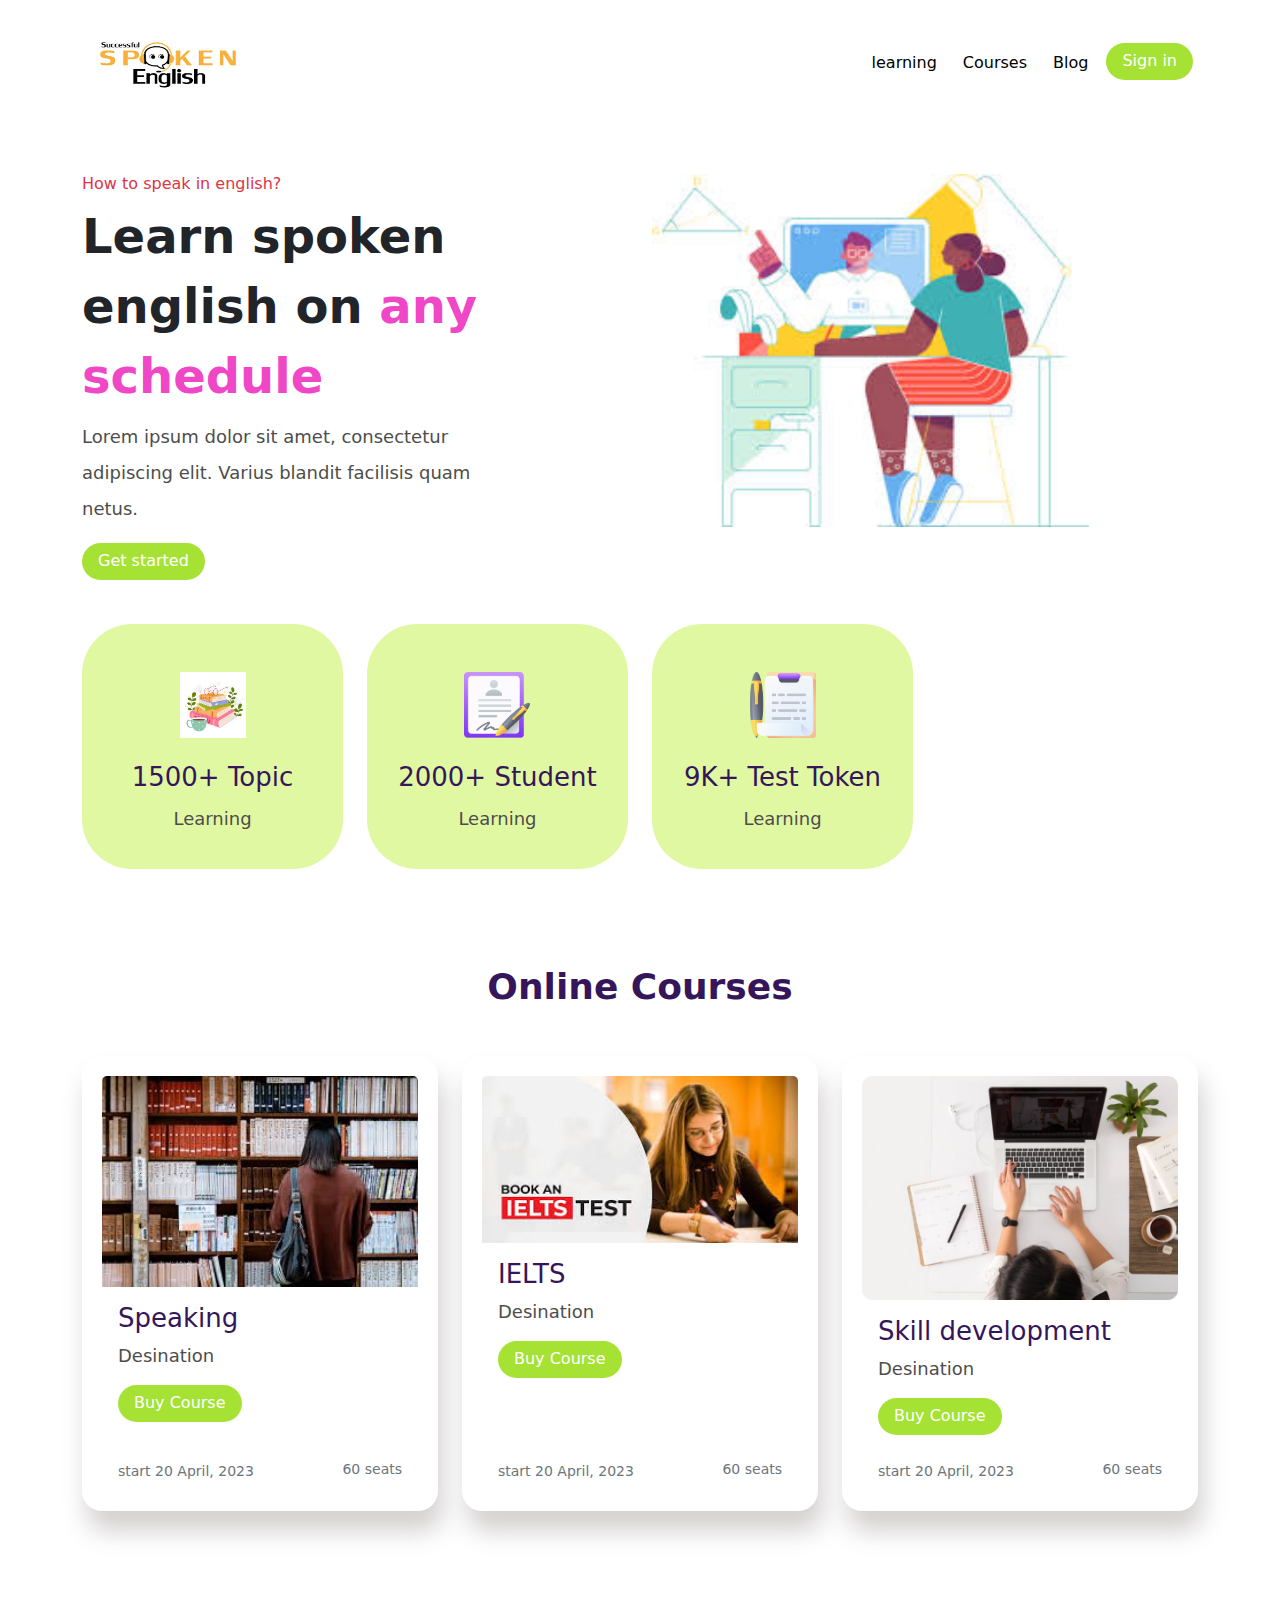
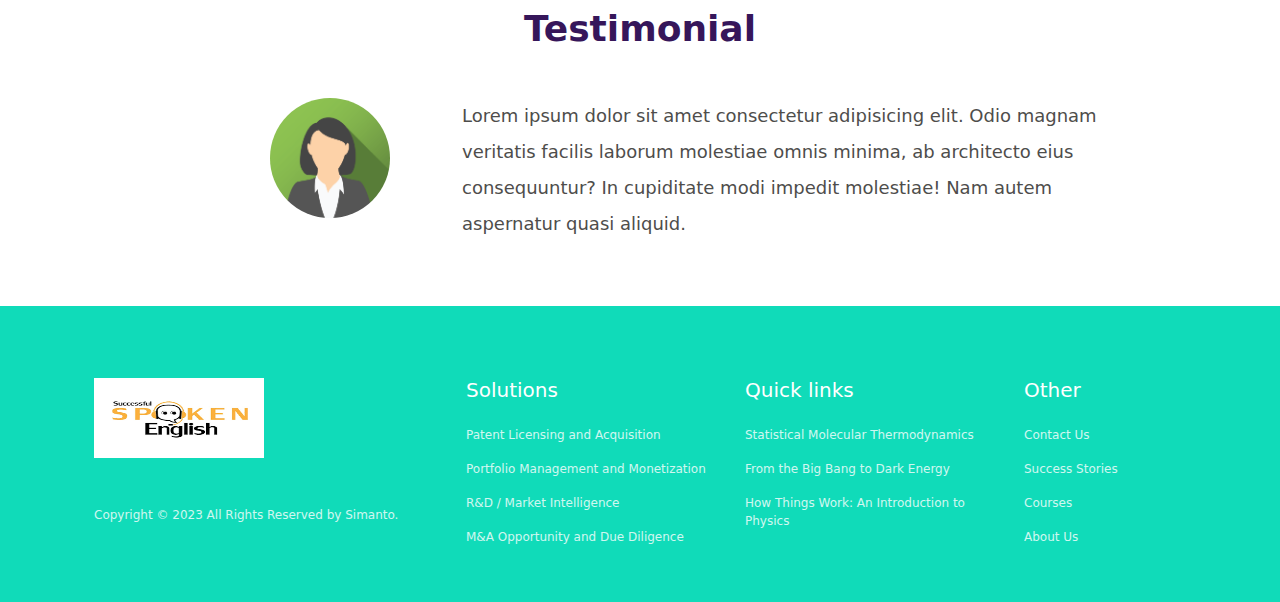
<file: index.html>
<!DOCTYPE html>
<html lang="en">
<head>
    <meta charset="UTF-8">
    <meta http-equiv="X-UA-Compatible" content="IE=edge">
    <meta name="viewport" content="width=\, initial-scale=1.0">
    <link rel="stylesheet" href="css/bootstrap-5.2.2/css/bootstrap.min.css">
    <link rel="stylesheet" href="css/style.css">
    <title>spoken-english</title>
</head>
<body>
    <header class=" heading pb-5">
        <nav class="navbar navbar-expand-lg">
            <div class="container-fluid container">
              <a class="navbar-brand" href="#">
                <img src="images/ICON/spoken.png" alt="" width="170" height="100">
              </a>
              <!-- <button class="navbar-toggler" type="button" data-bs-toggle="collapse" data-bs-target="#navbarNav" aria-controls="navbarNav" aria-expanded="false" aria-label="Toggle navigation">
                <span class="navbar-toggler-icon"></span>
              </button> -->
              <div class="collapse navbar-collapse justify-content-end" id="navbarNav">
                <ul class="navbar-nav">
                  <li class="nav-item">
                    <a class="nav-link " aria-current="page" href="#learning">learning</a>
                  </li>
                  <li class="nav-item">
                    <a class="nav-link" href="#courses">Courses</a>
                  </li>
                  <li class="nav-item">
                    <a class="nav-link" href="#">Blog</a>
                  </li>
                  <li class="nav-item">
                    <a class="btn btn-custom" href="login.html">Sign in</a>
                  </li>
                </ul>
              </div>
            </div>
          </nav>
          <div class="banner container pt-5">
            <div class="row">
                <div class="col-md-6 pe-5">
                   <div class="banner-info me-5 pe-5">
                    <h6 class="heading-top text-danger">How to speak in english?</h6>
                    <h2 class="banner-heading pe-2">Learn spoken english on<span> any schedule</span></h2>
                    <p class="banner-pra">
                        Lorem ipsum dolor sit amet, consectetur adipiscing elit. Varius blandit facilisis quam netus.
                    </p>
                    <button class="btn btn-custom">Get started</button>
                   </div>
                </div>
                <div class="col-md-6">
                    <div class="banner img">
                        <img src="images/Photos/trainer3.jpg" width="80%" alt="" class="">
                    </div>
                </div>
            </div>
          </div>
    </header>
    
    <section class="section-1 container mb-5 mt-5" id="learning">
        <div class="row">
          <div class="col-md-3 col-sm-12">
            <div class="categori d-flex justify-content-center align-items-center pt-5 pb-3">
              <div class="categori-info d-flex flex-column align-items-center">
                <img src="images/Photos/books.jpg" width="66px" height="66px" alt="" class="">
                <h2 class="categori-heading mt-4">1500+ Topic</h2>
                <p class="banner-pra">Learning</p>
              </div>
            </div>
          </div>
          <div class="col-md-3">
            <div class="categori d-flex justify-content-center align-items-center pt-5 pb-3">
              <div class="categori-info d-flex flex-column align-items-center">
                <img src="images/ICON/Student.png" width="66px" height="66px" alt="" class="">
                <h2 class="categori-heading mt-4">2000+ Student</h2>
                <p class="banner-pra">Learning</p>
              </div>
            </div>
          </div>
         <div class="col-md-3">
          <div class="categori d-flex justify-content-center align-items-center pt-5 pb-3">
            <div class="categori-info d-flex flex-column align-items-center">
              <img src="images/ICON/Test.png" width="66px" height="66px" alt="" class="">
              <h2 class="categori-heading mt-4">9K+ Test Token</h2>
              <p class="banner-pra">Learning</p>
            </div>
          </div>
         </div>
         <!-- <div class="col-md-3">
          <div class="categori d-flex justify-content-center align-items-center pt-5 pb-3">
            <div class="categori-info  d-flex flex-column align-items-center">
              <img src="images/ICON/Students.png" width="66px" height="66px" alt="" class="">
              <h2 class="categori-heading mt-4">2000+ Student</h2>
              <p class="banner-pra">Learn Anythings</p>
            </div>
          </div>
         </div>
        </div> -->
    </section>
    <!-- Courses -->
    <section class="section-2 container mb-5 pt-5" id="courses">
      <h2 class="section-heading text-center mb-5">Online Courses</h2>
      <div class="row row-cols-1 row-cols-md-3 g-4">
        <div class="col">
          <div class="card h-100">
            <img src="images/Photos/trainer1.jpg" class="card-img-top" alt="...">
            <div class="card-body">
              <h5 class="card-title categori-heading">Speaking</h5>
              <p class="card-text">Desination</p>
              <button class="btn btn-custom">Buy Course</button>
            </div>
            <div class="card-footer ">
              <small class="text-muted">start 20 April, 2023 <span class="float-end">60 seats</span></small>
            </div>
          </div>
        </div>
        <div class="col">
          <div class="card h-100">
            <img src="images/Photos/ielts1.jpg" class="card-img-top" alt="...">
            <div class="card-body">
              <h5 class="card-title categori-heading">IELTS</h5>
              <p class="card-text">Desination</p>
              <button class="btn btn-custom">Buy Course</button>
            </div>
            <div class="card-footer">
              <small class="text-muted">start 20 April, 2023 <span class="float-end">60 seats</span></small>
            </div>
          </div>
        </div>
        <div class="col">
          <div class="card h-100">
            <img src="images/Photos/Morder pychons.png" class="card-img-top" alt="...">
            <div class="card-body">
              <h5 class="card-title categori-heading">Skill development</h5>
              <p class="card-text">Desination</p>
              <button class="btn btn-custom">Buy Course</button>
            </div>
            <div class="card-footer">
              <small class="text-muted">start 20 April, 2023 <span class="float-end">60 seats</span></small>
            </div>
          </div>
        </div>
      </div>
    </section>
    <!-- Testimonial -->
    <section class="section-3 container pt-5 mb-5">
      <h2 class="section-heading text-center mb-5">Testimonial</h2>
      <div class="row">
       <div class="col-md-4">
        <img class="float-end me-5 test-img" src="images/Photos/avatar3.png" width="120px" alt="">
       </div>
       <div class="col-md-8">
        <p class="banner-pra me-5">Lorem ipsum dolor sit amet consectetur adipisicing elit. Odio magnam veritatis facilis laborum molestiae omnis minima, ab architecto eius consequuntur? In cupiditate modi impedit molestiae! Nam autem aspernatur quasi aliquid.</p>
       </div>
      </div>
    </section>
    <!-- footer -->
    <footer class="text-center footer text-center">
      <div class="container p-4">
        
          <div class="row  text-md-start mt-5">
            
              
            <div class="col-md-4 ">
              <img src="images/ICON/spoken.png" alt="" width="170" height="80">
              <br>
              <p class="copy-right mt-5"> Copyright © 2023 All Rights Reserved by Simanto.</p>
            </div>
            
            
              <!--Solutions Start-->
            <div class="col-md-3">
             <h5 class="pb-3">Solutions </h5>
              <ul class="list-style ps-0 ">
                <li class="pb-3">Patent Licensing and Acquisition</li>
                <li class="pb-3">Portfolio Management and Monetization</li>
                <li class="pb-3">R&D / Market Intelligence</li>
                <li class="pb-3">M&A Opportunity and Due Diligence</li>
              </ul>
            </div>
            <!--Solutions end-->
            
              
              <!--Quick links Start-->
            <div class="col-md-3 ">
             <h5 class="pb-3"> Quick links </h5>
              <ul class="list-style ps-0">
                <li class="pb-3">Statistical Molecular Thermodynamics</li>
                <li class="pb-3">From the Big Bang to Dark Energy</li>
                <li class="pb-3">How Things Work: An Introduction to Physics</li>
              </ul>
            </div>
            <!--QUick links end-->
           
            <!--Other Start-->
            <div class="col-md-2 ">
             <h5 class="pb-3"> Other </h5>
              <ul class="list-style ps-0">
                <li class="pb-3">Contact Us</li>
                <li class="pb-3">Success Stories</li>  
                <li class="pb-3">Courses</li>
                <li class="pb-3">About Us</li>
                
              </ul>
            </div>
            <!--Other end-->
          </div>
        
      </div>
    </footer>
    
</body>
</html>
</file>
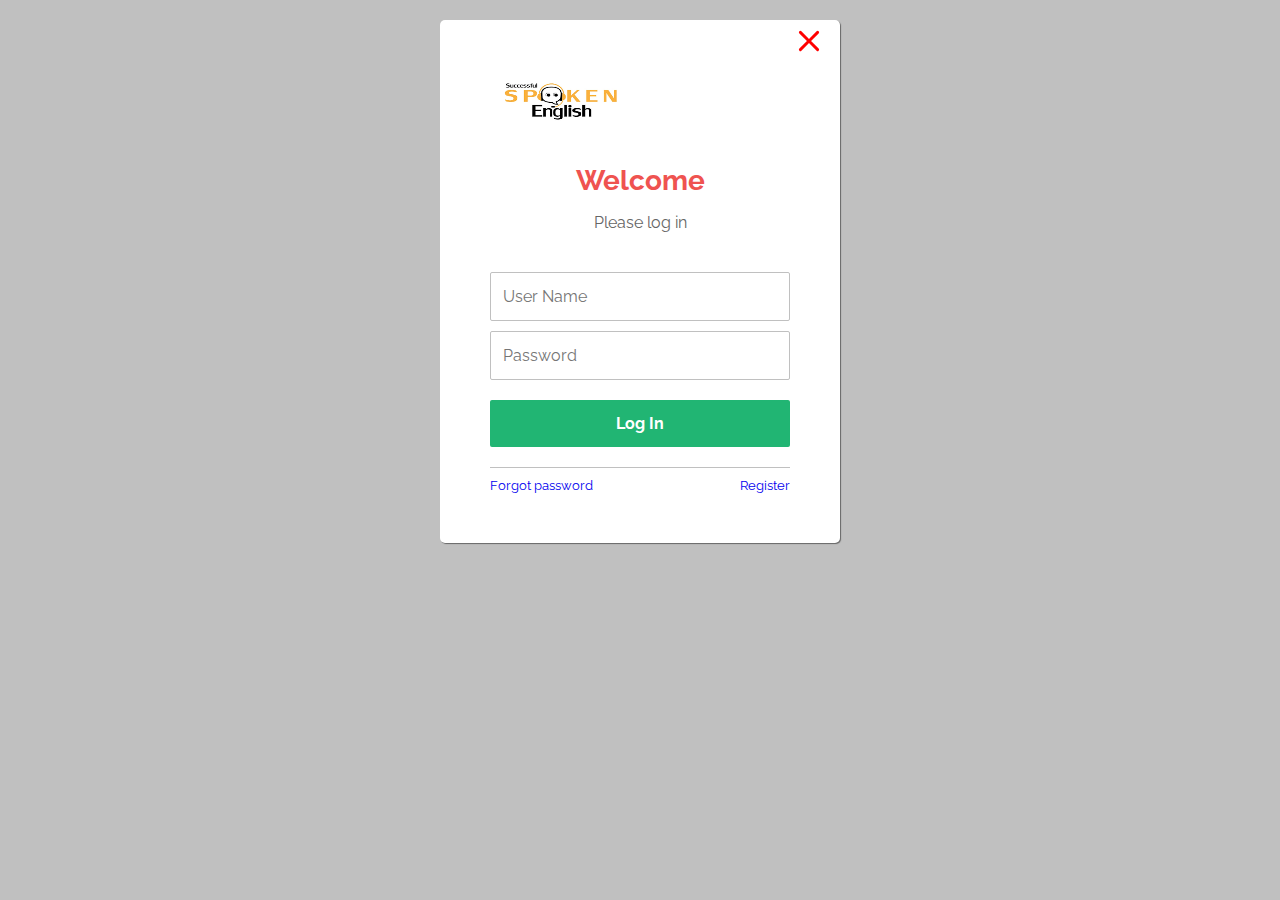
<file: login.html>
<!DOCTYPE html>
<html lang="en">
<head>
    <meta charset="UTF-8">
    <meta http-equiv="X-UA-Compatible" content="IE=edge">
    <meta name="viewport" content="width=device-width, initial-scale=1.0">
    <link rel="stylesheet" href="css/login.css">
    <title>login</title>
</head>
<body>
    <form class="login">
        <a href="index.html">
            <img src="images/ICON/spoken.png" alt="" width="140" height="80">
        </a>
        <h2>Welcome</h2>
        <p>Please log in</p>
        <input type="text" placeholder="User Name" />
        <input type="password" placeholder="Password" />
        <input type="submit" value="Log In" />
        <div class="links">
          <a href="#">Forgot password</a>
          <a href="#">Register</a>
        </div>
      </form>
      
      <div class="close-btn">
        <a href="index.html">
            <svg xmlns="http://www.w3.org/2000/svg" width="46" height="46" fill="currentColor" class="bi bi-x" viewBox="0 0 16 16">
                <path d="M4.646 4.646a.5.5 0 0 1 .708 0L8 7.293l2.646-2.647a.5.5 0 0 1 .708.708L8.707 8l2.647 2.646a.5.5 0 0 1-.708.708L8 8.707l-2.646 2.647a.5.5 0 0 1-.708-.708L7.293 8 4.646 5.354a.5.5 0 0 1 0-.708z"/>
              </svg> 
        </a>
      </div>
</body>
</html>
</file>
<file: css/style.css>
.heading {
    background-color: white;
    width: 100%;
    max-height: 576px;
}
.nav-link{
    color: #000;
    font-size: 16px;
    font-weight: 400;
}
.nav-item{
    padding: 0 5px;
}

.btn-custom {
    background-color: #a5e234;
    color: #fff;
    border-radius: 20px;
    padding: 5px 15px 6px 15px;
}
.btn-custom:hover {
    background-color: #10b1e2da;
    color: #f5cd1a;
}
.banner-heading{
    font-size: 48px;
    font-weight: 700;
    line-height: 70px;
}
.banner-heading span {
    color: #f047c6;
}
.banner-pra {
    color: #6c686b;
    line-height: 36px;
    font-size: 16px;
    font-weight: 400;
}
.categori{
    background: #e1f8a3;
    border-radius: 50px;
    transition:  all 0.5s ease;
}
.categori:hover{
    background: #fff;
    box-shadow: 5px 20px 25px #cfcacae3;
}
.categori-heading{
    font-size: 26px;
    color: rgb(54, 22, 90);
}
.card{
    border: 0;
    padding: 20px;
    box-shadow: 5px 20px 25px #cfcacae3;
    border-radius: 20px;
}
.card-footer{
    border: 0;
    background: #fff;
    
}
.section-heading{
    font-size: 36px;
    font-weight: 700;
    color: rgb(54, 22, 90);
}
.banner-pra,.card-text{
    font-size: 18px;
    font-weight: 500;
    color: #4e4d4b;
}
.test-img{
    border-radius: 50%;
}
/* footer */
.footer{
  color:#fff;
  background-color: #10dbb9;
}

.list-style{
  list-style-type:none!important;
  cursor:pointer;
  font-size:.75rem;
  opacity:.8;
}
.copy-right{
  font-size:.75rem;
  opacity:.8;
}
.Analyst {
  width: 87.7px;
  height: 23.7px;
  margin: 10.7px 0 5.2px 10.2px;
  color: #fff;
}
</file>
<file: css/login.css>
@import url('https://fonts.googleapis.com/css?family=Raleway:400,700');

body {
  background: #c0c0c0; 
  font-family: Raleway, sans-serif;
  color: #666;
}

.login {
  margin: 20px auto;
  padding: 40px 50px;
  max-width: 300px;
  border-radius: 5px;
  background: #fff;
  box-shadow: 1px 1px 1px #666;
  position: relative;
}
  .login input {
    width: 100%;
    display: block;
    box-sizing: border-box;
    margin: 10px 0;
    padding: 14px 12px;
    font-size: 16px;
    border-radius: 2px; 
    font-family: Raleway, sans-serif;
  }

.login input[type=text],
.login input[type=password] {
  border: 1px solid #c0c0c0;
  transition: .2s;
}

.login input[type=text]:hover {
  border-color: #21B573;
  outline: none;
  transition: all .2s ease-in-out;
} 

.login input[type=submit] {
  border: none;
  background: #21B573;
  color: white;
  font-weight: bold;  
  transition: 0.2s;
  margin: 20px 0px;
}

.login input[type=submit]:hover {
  background: #42ce8f;  
}

  .login h2 {
    margin: 20px 0 0; 
    color: #EF5350;
    font-size: 28px;
  }

.login p {
  margin-bottom: 40px;
}

.links {
  display: table;
  width: 100%;  
  box-sizing: border-box;
  border-top: 1px solid #c0c0c0;
  margin-bottom: 10px;
}

.links a {
  display: table-cell;
  padding-top: 10px;
}

.links a:first-child {
  text-align: left;
}

.links a:last-child {
  text-align: right;
}

  .login h2,
  .login p,
  .login a {
    text-align: center;    
  }

.login a {
  text-decoration: none;  
  font-size: .8em;
}

.login a:visited {
  color: inherit;
}

.login a:hover {
  text-decoration: underline;
}

.close-btn{
    position: absolute;
    top: 2%;
    right:35%;
}
.bi-x{
    color: red;
}
</file>
